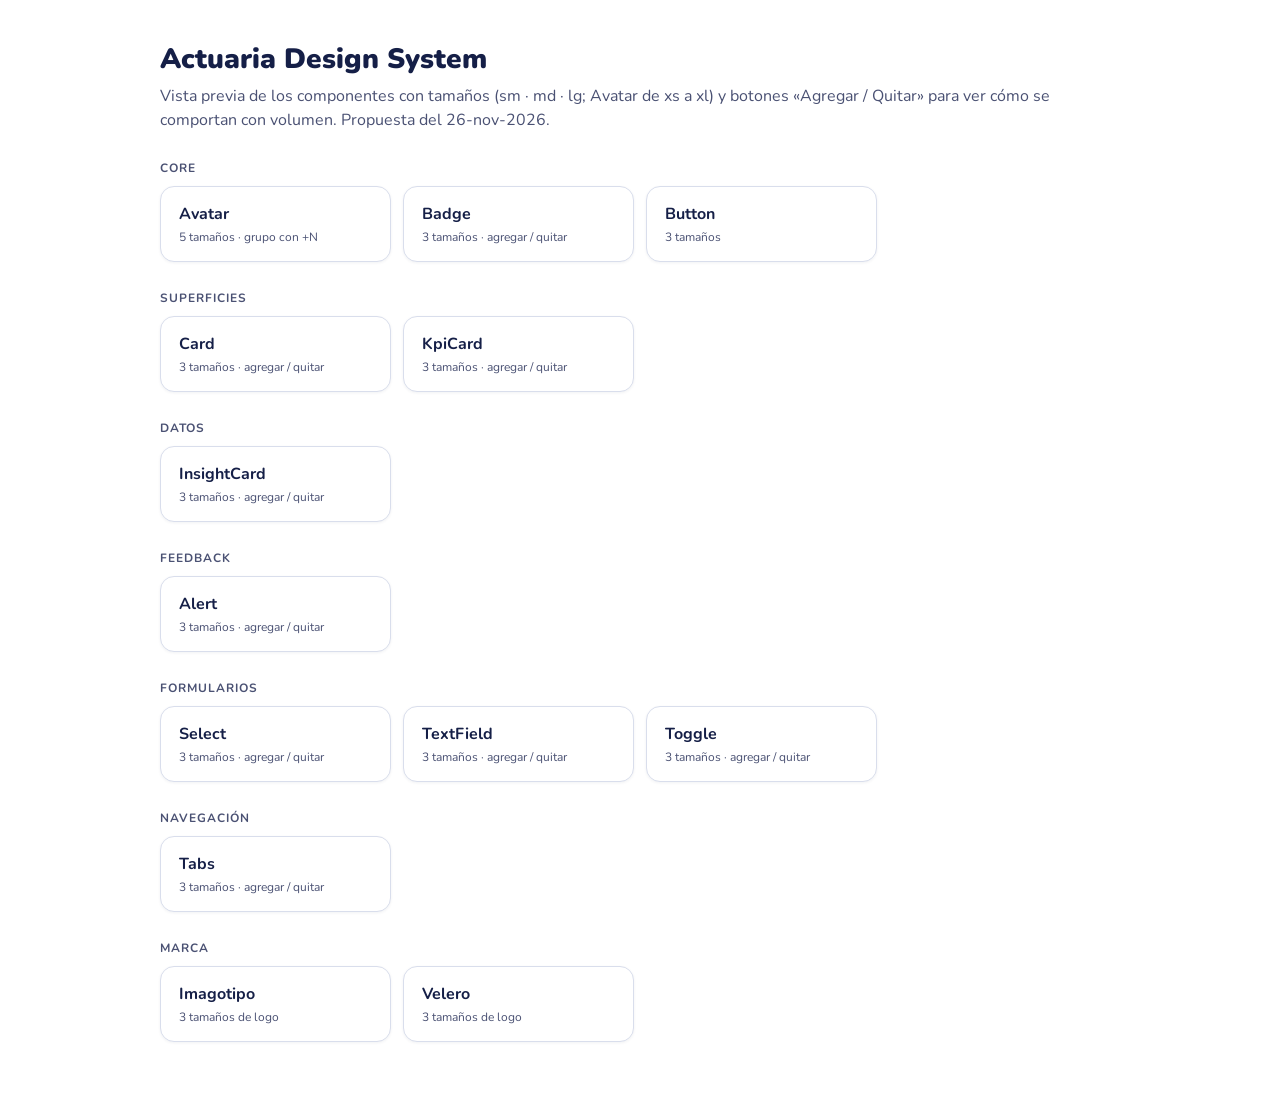
<file: index.html>
<!doctype html><html lang="es" data-theme="light"><head><meta charset="utf-8"><meta name="viewport" content="width=device-width,initial-scale=1"><title>Actuaria Design System — componentes</title><link rel="preconnect" href="https://fonts.googleapis.com"><link rel="stylesheet" href="https://fonts.googleapis.com/css2?family=Nunito:wght@400;600;700;800;900&family=Prompt:wght@400;500&display=swap"><link rel="stylesheet" href="tokens.css">
<style>body{margin:0;background:var(--surface-card,#fff);color:#151f47;font-family:Nunito,sans-serif}main{max-width:960px;margin:0 auto;padding:40px 24px 64px}h1{font-size:28px;font-weight:900;margin:0 0 6px}p{color:#4a5173;margin:0 0 28px;line-height:1.5}h2{font-size:12px;letter-spacing:.08em;text-transform:uppercase;color:#4a5173;margin:28px 0 10px}.g{display:grid;grid-template-columns:repeat(auto-fill,minmax(220px,1fr));gap:12px}.c{display:flex;flex-direction:column;gap:4px;padding:16px 18px;border:1px solid #d9deec;border-radius:14px;text-decoration:none;color:#151f47;background:#fff;box-shadow:0 1px 3px rgba(21,31,71,.06)}.c:hover{border-color:#4c64d9}.c b{font-size:16px}.c span{font-size:12px;color:#4a5173}</style></head>
<body><main><h1>Actuaria Design System</h1><p>Vista previa de los componentes con tamaños (sm · md · lg; Avatar de xs a xl) y botones «Agregar / Quitar» para ver cómo se comportan con volumen. Propuesta del 26-nov-2026.</p><h2>Core</h2><div class="g"><a class="c" href="Avatar/"><b>Avatar</b><span>5 tamaños · grupo con +N</span></a><a class="c" href="Badge/"><b>Badge</b><span>3 tamaños · agregar / quitar</span></a><a class="c" href="Button/"><b>Button</b><span>3 tamaños</span></a></div><h2>Superficies</h2><div class="g"><a class="c" href="Card/"><b>Card</b><span>3 tamaños · agregar / quitar</span></a><a class="c" href="KpiCard/"><b>KpiCard</b><span>3 tamaños · agregar / quitar</span></a></div><h2>Datos</h2><div class="g"><a class="c" href="InsightCard/"><b>InsightCard</b><span>3 tamaños · agregar / quitar</span></a></div><h2>Feedback</h2><div class="g"><a class="c" href="Alert/"><b>Alert</b><span>3 tamaños · agregar / quitar</span></a></div><h2>Formularios</h2><div class="g"><a class="c" href="Select/"><b>Select</b><span>3 tamaños · agregar / quitar</span></a><a class="c" href="TextField/"><b>TextField</b><span>3 tamaños · agregar / quitar</span></a><a class="c" href="Toggle/"><b>Toggle</b><span>3 tamaños · agregar / quitar</span></a></div><h2>Navegación</h2><div class="g"><a class="c" href="Tabs/"><b>Tabs</b><span>3 tamaños · agregar / quitar</span></a></div><h2>Marca</h2><div class="g"><a class="c" href="Imagotipo/"><b>Imagotipo</b><span>3 tamaños de logo</span></a><a class="c" href="Velero/"><b>Velero</b><span>3 tamaños de logo</span></a></div></main></body></html>
</file>
<file: tokens.css>
/* Actuaria Design System — generated from tokens.json */
:root, [data-theme="light"] {
  --ac-navy: #151F47;
  --ac-navy-900: #0E1530;
  --ac-navy-700: #1E2D5F;
  --ac-blue: #3061AA;
  --ac-blue-600: #27518F;
  --ac-orange: #DF5E2D;
  --ac-orange-600: #C44E22;
  --ac-white: #FFFFFF;
  --ac-black: #000000;
  --ac-gray-medium: #666666;
  --ac-gray-light: #A6A6A6;
  --ac-antiflash: #F2F2F2;
  --ac-salmon: #FFBBA1;
  --ac-celeste: #C7CFE0;
  --ac-sky: #8FB0DD;
  --ac-yellow: #FEC62E;
  --ac-success: #1F9D57;
  --ac-success-bg: #E7F6EE;
  --ac-warning: #E8862C;
  --ac-warning-bg: #FCF0E2;
  --ac-error: #C73A3A;
  --ac-error-bg: #FBEAEA;
  --ac-info: #1A74A8;
  --ac-info-bg: #E6F1F8;
  --ac-neu-bg: #E8ECF4;
  --ac-bg: #F2F2F2;
  --ac-surface: #FFFFFF;
  --ac-sunken: #F5F6FA;
  --ac-ink: #151F47;
  --ac-ink-2: #5A6275;
  --ac-ink-3: #9098A8;
  --ac-line: #E2E5EC;
  --ac-line-strong: #C9CFDC;
  --color-primary: var(--ac-navy);
  --color-primary-hover: var(--ac-navy-700);
  --color-accent: var(--ac-orange);
  --color-interactive: var(--ac-blue);
  --text-strong: var(--ac-ink);
  --text-body: var(--ac-ink-2);
  --text-muted: var(--ac-ink-3);
  --surface-page: var(--ac-bg);
  --surface-card: var(--ac-surface);
  --surface-sunken: var(--ac-sunken);
  --surface-neu: var(--ac-neu-bg);
  --border-subtle: var(--ac-line);
  --border-strong: var(--ac-line-strong);
  --text-on-dark: var(--ac-white);
  --text-on-dark-soft: var(--ac-neu-bg);
  --text-on-dark-muted: var(--ac-celeste);
  --text-on-dark-accent: var(--ac-salmon);
  --neu-surface: #E8ECF4;
  --neu-shadow-dark: rgba(163,177,198,0.60);
  --neu-shadow-light: rgba(255,255,255,0.90);
  --glass-fill: rgba(255,255,255,0.15);
  --glass-border: rgba(255,255,255,0.28);
  --shadow-sm: 0 1px 2px 0 rgba(21,31,71,0.05);
  --shadow-md: 0 4px 6px -1px rgba(21,31,71,0.07), 0 2px 4px -1px rgba(21,31,71,0.04);
  --shadow-card: 0 8px 8px -4px rgba(21,31,71,0.04), 0 20px 24px -4px rgba(21,31,71,0.08);
  --shadow-xl: 0 24px 48px -8px rgba(21,31,71,0.12), 0 8px 16px -4px rgba(21,31,71,0.06);
  --shadow-focus: 0 0 0 3px rgba(48,97,170,0.25);
  --neu-raised: 6px 6px 16px rgba(163,177,198,0.60), -6px -6px 16px rgba(255,255,255,0.90);
  --neu-raised-sm: 3px 3px 8px rgba(163,177,198,0.60), -3px -3px 8px rgba(255,255,255,0.90);
  --neu-inset: inset 6px 6px 16px rgba(163,177,198,0.60), inset -6px -6px 16px rgba(255,255,255,0.90);
  --neu-inset-sm: inset 3px 3px 8px rgba(163,177,198,0.60), inset -3px -3px 8px rgba(255,255,255,0.90);
}
:root {
  --sp-1: 4px;
  --sp-2: 8px;
  --sp-3: 12px;
  --sp-4: 16px;
  --sp-5: 20px;
  --sp-6: 24px;
  --sp-8: 32px;
  --sp-10: 40px;
  --sp-12: 48px;
  --sp-16: 64px;
  --sp-20: 80px;
  --bento-gap: 20px;
  --r-sm: 6px;
  --r-md: 10px;
  --r-lg: 16px;
  --r-xl: 20px;
  --r-full: 999px;
  --neu-radius: 20px;
  --neu-radius-sm: 14px;
  --glass-radius: 20px;
  --bento-radius: 20px;
  --fs-display: 56px;
  --fs-h1: 40px;
  --fs-h2: 32px;
  --fs-h3: 24px;
  --fs-h4: 20px;
  --fs-body-lg: 18px;
  --fs-body: 16px;
  --fs-sm: 14px;
  --fs-xs: 12px;
  --fs-2xs: 10px;
  --fw-display: 400;
  --fw-display-md: 500;
  --fw-light: 300;
  --fw-regular: 400;
  --fw-medium: 500;
  --fw-semibold: 600;
  --fw-bold: 700;
  --fw-extra: 800;
  --fw-black: 900;
  --lh-tight: 1.1;
  --lh-snug: 1.3;
  --lh-normal: 1.5;
  --lh-relaxed: 1.6;
  --ls-tight: -0.02em;
  --ls-normal: 0;
  --ls-display: 0.02em;
  --ls-wide: 0.08em;
  --ls-wider: 0.16em;
  --z-base: 1;
  --z-sticky: 100;
  --z-header: 200;
  --z-sidebar: 300;
  --z-overlay: 400;
  --z-modal: 500;
  --z-toast: 600;
  --sidebar-w: 272px;
  --header-h: 84px;
  --content-max: 1120px;
  --font-display: 'Lemon Milk Pro', 'Jost', sans-serif;
  --font-heading: 'Nunito', system-ui, sans-serif;
  --font-body: 'Prompt', system-ui, sans-serif;
  --font-sans: 'Nunito', system-ui, sans-serif;
  --font-mono: ui-monospace, 'SFMono-Regular', 'Menlo', monospace;
}
.display { font-family: var(--font-display); font-size: 56px; line-height: 1.0; font-weight: 500; letter-spacing: 0.02em; }
.h1 { font-family: var(--font-display); font-size: 40px; line-height: 1.1; font-weight: 500; letter-spacing: 0.02em; }
.h2 { font-family: var(--font-display); font-size: 32px; line-height: 1.1; font-weight: 500; letter-spacing: 0.02em; }
.h3 { font-family: var(--font-heading); font-size: 24px; line-height: 1.3; font-weight: 800; }
.h4 { font-family: var(--font-heading); font-size: 20px; line-height: 1.3; font-weight: 700; }
.eyebrow { font-family: var(--font-heading); font-size: 12px; line-height: 1.4; font-weight: 800; letter-spacing: 0.16em; }
.body-lg { font-family: var(--font-body); font-size: 18px; line-height: 1.55; font-weight: 400; }
.body { font-family: var(--font-body); font-size: 16px; line-height: 1.5; font-weight: 400; }
.sm { font-family: var(--font-body); font-size: 14px; line-height: 1.45; font-weight: 400; }
.xs { font-family: var(--font-body); font-size: 12px; line-height: 1.4; font-weight: 400; }
.\32 xs { font-family: var(--font-body); font-size: 10px; line-height: 1.3; font-weight: 400; }
</file>
